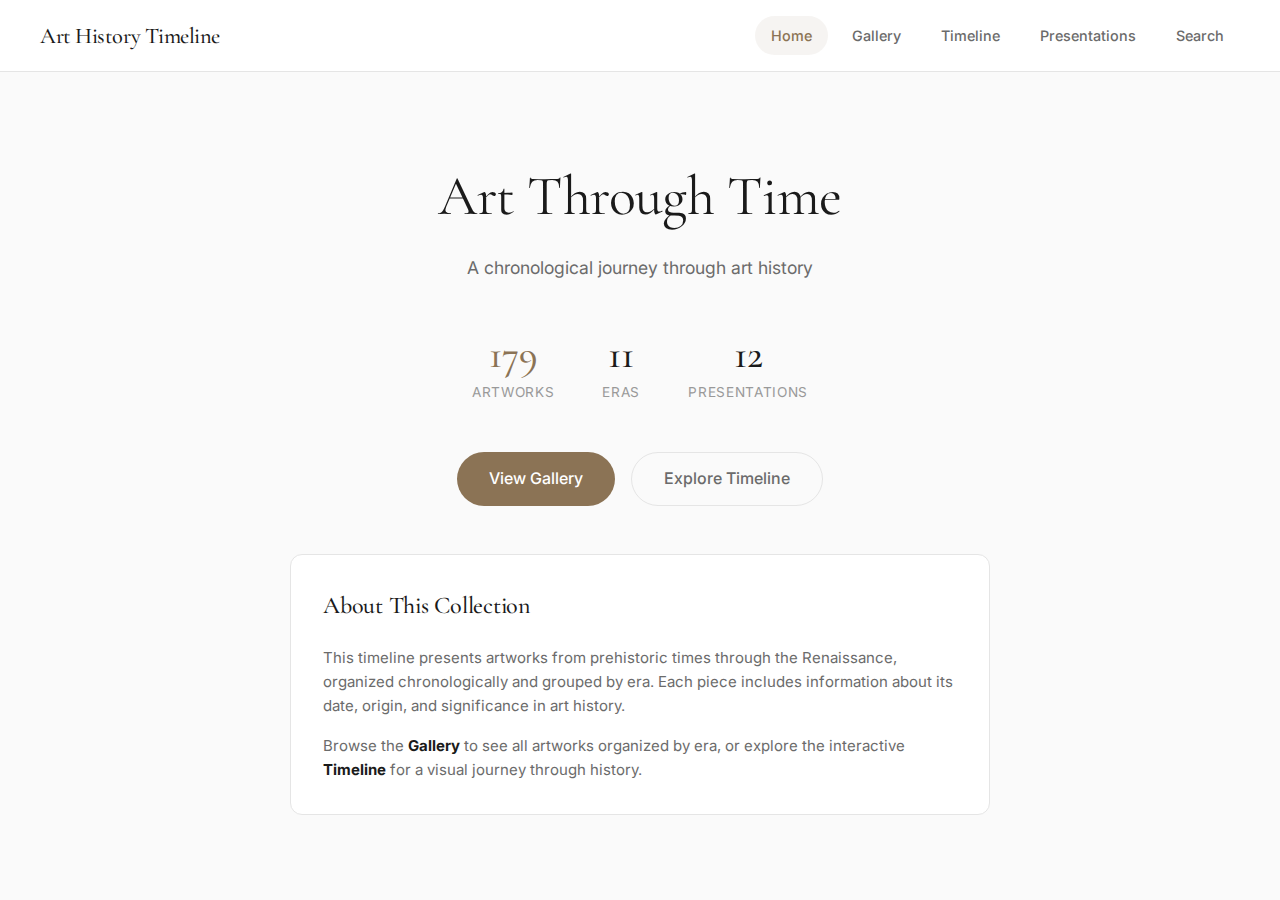
<file: index.html>
<!DOCTYPE html>
<html lang="en">
<head>
    <meta charset="UTF-8">
    <meta name="viewport" content="width=device-width, initial-scale=1.0">
    <title>Art History Timeline</title>
    <link rel="preconnect" href="https://fonts.googleapis.com">
    <link rel="preconnect" href="https://fonts.gstatic.com" crossorigin>
    <link href="https://fonts.googleapis.com/css2?family=Cormorant+Garamond:wght@400;500;600&family=Inter:wght@400;500;600&display=swap" rel="stylesheet">
    <link rel="stylesheet" href="css/style.css">
</head>
<body>
    <nav class="navbar">
        <div class="nav-brand">Art History Timeline</div>
        <div class="nav-links">
            <a href="index.html" class="active">Home</a>
            <a href="gallery.html">Gallery</a>
            <a href="timeline.html">Timeline</a>
            <a href="presentations.html">Presentations</a>
            <a href="search.html">Search</a>
        </div>
    </nav>

    <main class="container">
        <div class="home-page">
            <h1>Art Through Time</h1>
            <p class="subtitle">A chronological journey through art history</p>

            <div class="stats-grid" id="statsGrid">
                <div class="stat-card highlight">
                    <div class="stat-number" id="totalArtworks">-</div>
                    <div class="stat-label">Artworks</div>
                </div>
                <div class="stat-card">
                    <div class="stat-number" id="totalEras">-</div>
                    <div class="stat-label">Eras</div>
                </div>
                <div class="stat-card">
                    <div class="stat-number" id="totalPresentations">12</div>
                    <div class="stat-label">Presentations</div>
                </div>
            </div>

            <div class="action-buttons">
                <a href="gallery.html" class="btn btn-primary btn-large">View Gallery</a>
                <a href="timeline.html" class="btn btn-secondary btn-large">Explore Timeline</a>
            </div>

            <div class="instructions">
                <h2>About This Collection</h2>
                <p style="color: var(--text-secondary); margin-bottom: 1rem;">
                    This timeline presents artworks from prehistoric times through the Renaissance,
                    organized chronologically and grouped by era. Each piece includes information
                    about its date, origin, and significance in art history.
                </p>
                <p style="color: var(--text-secondary);">
                    Browse the <strong>Gallery</strong> to see all artworks organized by era,
                    or explore the interactive <strong>Timeline</strong> for a visual journey through history.
                </p>
            </div>
        </div>
    </main>

    <script src="js/data.js"></script>
    <script>
        // Populate stats from data
        document.getElementById('totalArtworks').textContent = STATS.total_items;
        document.getElementById('totalEras').textContent = Object.keys(STATS.eras).length;
    </script>
</body>
</html>
</file>
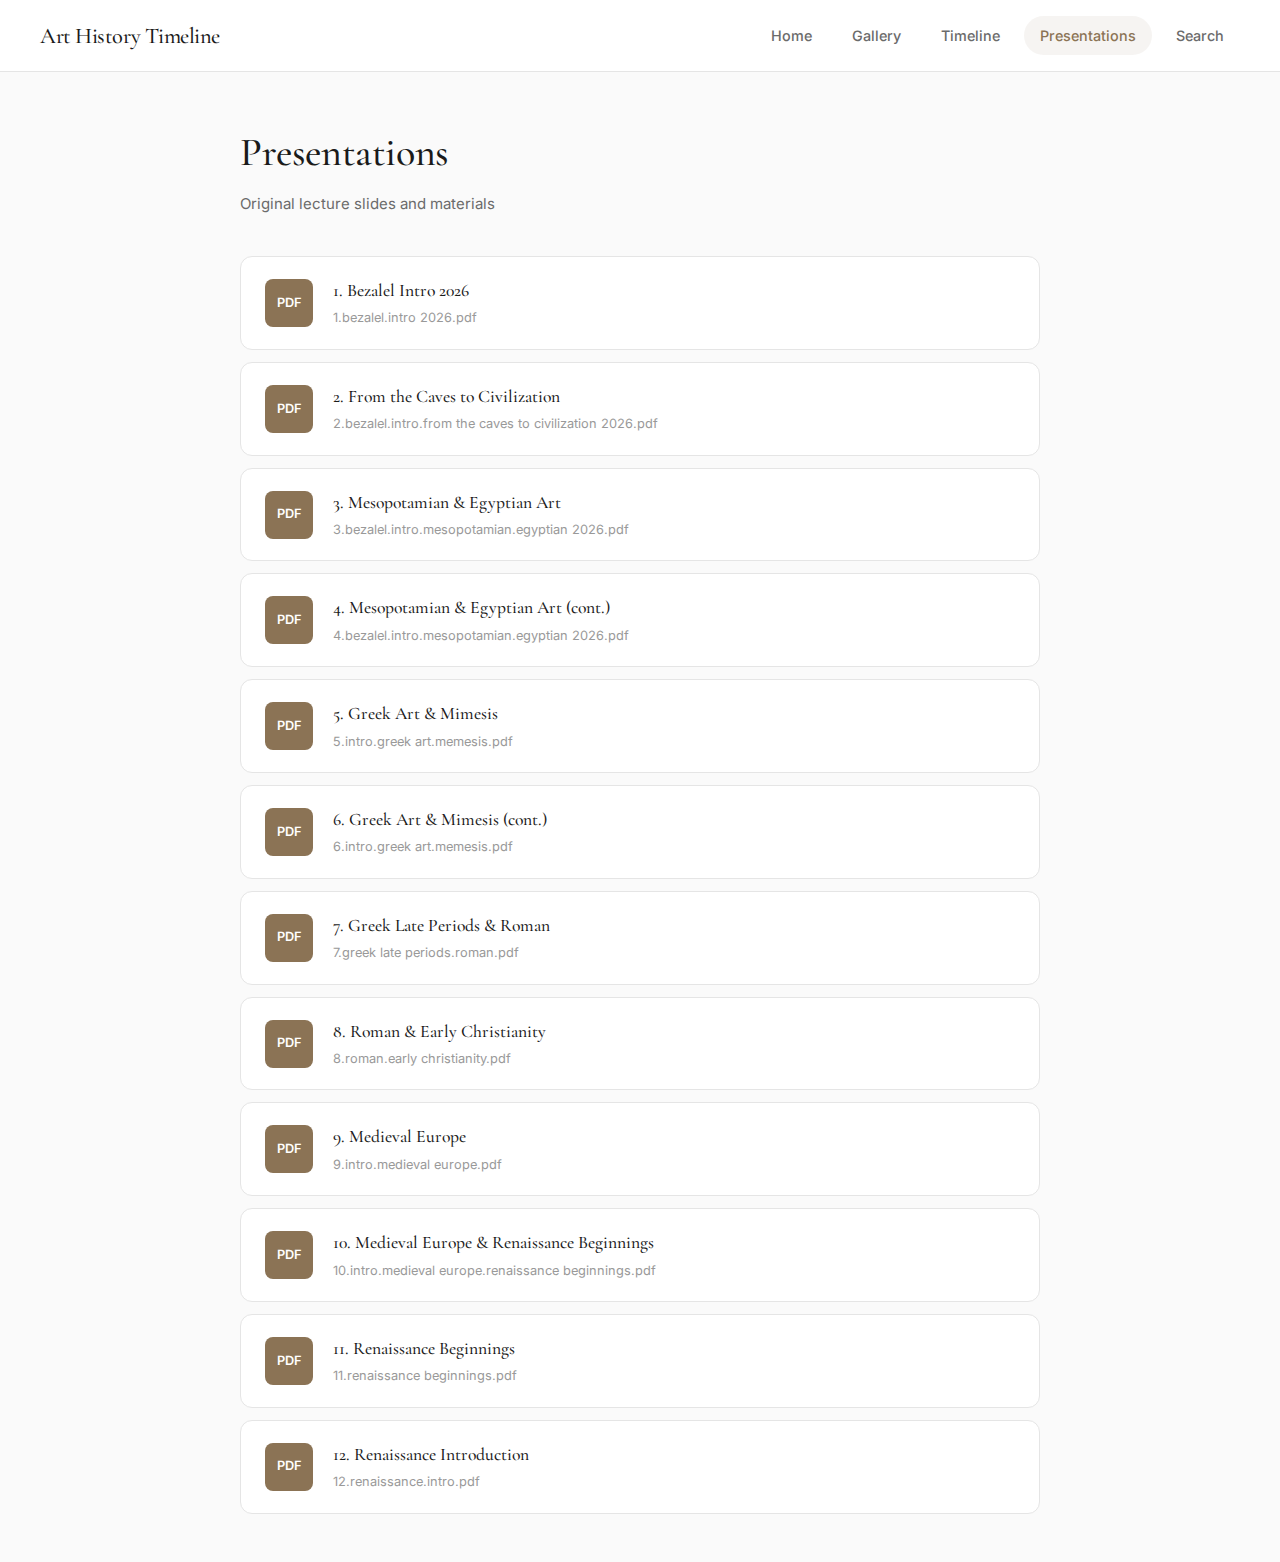
<file: presentations.html>
<!DOCTYPE html>
<html lang="en">
<head>
    <meta charset="UTF-8">
    <meta name="viewport" content="width=device-width, initial-scale=1.0">
    <title>Presentations - Art History Timeline</title>
    <link rel="preconnect" href="https://fonts.googleapis.com">
    <link rel="preconnect" href="https://fonts.gstatic.com" crossorigin>
    <link href="https://fonts.googleapis.com/css2?family=Cormorant+Garamond:wght@400;500;600&family=Inter:wght@400;500;600&display=swap" rel="stylesheet">
    <link rel="stylesheet" href="css/style.css">
</head>
<body>
    <nav class="navbar">
        <div class="nav-brand">Art History Timeline</div>
        <div class="nav-links">
            <a href="index.html">Home</a>
            <a href="gallery.html">Gallery</a>
            <a href="timeline.html">Timeline</a>
            <a href="presentations.html" class="active">Presentations</a>
            <a href="search.html">Search</a>
        </div>
    </nav>

    <main class="container">
        <div class="presentations-page">
            <div class="presentations-header">
                <h1>Presentations</h1>
                <p>Original lecture slides and materials</p>
            </div>

            <div class="presentations-list" id="presentationsList"></div>
        </div>
    </main>

    <script src="js/data.js"></script>
    <script>
        function init() {
            const list = document.getElementById('presentationsList');

            let html = '';
            PRESENTATIONS.forEach((pres, index) => {
                html += `
                    <a href="presentations/${encodeURIComponent(pres.filename)}" target="_blank" class="presentation-card">
                        <div class="presentation-icon">PDF</div>
                        <div class="presentation-info">
                            <div class="presentation-name">${pres.name}</div>
                            <div class="presentation-filename">${pres.filename}</div>
                        </div>
                    </a>
                `;
            });

            list.innerHTML = html;
        }

        init();
    </script>
</body>
</html>
</file>
<file: css/style.css>
/* ========================================
   Modern Art History Timeline - Clean & Sophisticated
   ======================================== */

/* CSS Variables */
:root {
    --bg-primary: #FAFAFA;
    --bg-surface: #FFFFFF;
    --text-primary: #1A1A1A;
    --text-secondary: #6B6B6B;
    --text-muted: #999999;
    --accent: #8B7355;
    --accent-hover: #6D5A44;
    --border: #E5E5E5;
    --border-light: #F0F0F0;
    --success: #5C8A6B;
    --danger: #C45C5C;
    --shadow-sm: 0 1px 3px rgba(0,0,0,0.04);
    --shadow-md: 0 4px 12px rgba(0,0,0,0.06);
    --shadow-lg: 0 8px 24px rgba(0,0,0,0.08);
    --radius-sm: 8px;
    --radius-md: 12px;
    --radius-lg: 16px;
    --radius-full: 9999px;
    --font-serif: 'Cormorant Garamond', Georgia, serif;
    --font-sans: 'Inter', -apple-system, BlinkMacSystemFont, sans-serif;
    --transition: 0.2s ease;
}

/* Base Styles */
* {
    box-sizing: border-box;
    margin: 0;
    padding: 0;
}

body {
    font-family: var(--font-sans);
    background: var(--bg-primary);
    color: var(--text-primary);
    line-height: 1.6;
    font-size: 15px;
}

h1, h2, h3, h4 {
    font-family: var(--font-serif);
    font-weight: 500;
    letter-spacing: -0.01em;
}

/* ========================================
   Navbar
   ======================================== */
.navbar {
    background: var(--bg-surface);
    padding: 1rem 2.5rem;
    display: flex;
    justify-content: space-between;
    align-items: center;
    position: sticky;
    top: 0;
    z-index: 100;
    border-bottom: 1px solid var(--border);
}

.nav-brand {
    font-family: var(--font-serif);
    font-size: 1.4rem;
    font-weight: 500;
    color: var(--text-primary);
    letter-spacing: -0.02em;
}

.nav-links {
    display: flex;
    gap: 0.5rem;
}

.nav-links a {
    color: var(--text-secondary);
    text-decoration: none;
    padding: 0.5rem 1rem;
    border-radius: var(--radius-full);
    font-size: 0.9rem;
    font-weight: 500;
    transition: all var(--transition);
}

.nav-links a:hover {
    color: var(--text-primary);
    background: var(--bg-primary);
}

.nav-links a.active {
    color: var(--accent);
    background: rgba(139, 115, 85, 0.08);
}

/* ========================================
   Container
   ======================================== */
.container {
    max-width: 1300px;
    margin: 0 auto;
    padding: 3rem 2.5rem;
}

/* ========================================
   Buttons
   ======================================== */
.btn {
    padding: 0.6rem 1.25rem;
    border: none;
    border-radius: var(--radius-full);
    cursor: pointer;
    font-size: 0.9rem;
    font-weight: 500;
    font-family: var(--font-sans);
    transition: all var(--transition);
    text-decoration: none;
    display: inline-flex;
    align-items: center;
    justify-content: center;
    gap: 0.5rem;
}

.btn:active {
    transform: scale(0.98);
}

.btn-primary {
    background: var(--accent);
    color: white;
}

.btn-primary:hover {
    background: var(--accent-hover);
}

.btn-secondary {
    background: transparent;
    color: var(--text-secondary);
    border: 1px solid var(--border);
}

.btn-secondary:hover {
    border-color: var(--text-secondary);
    color: var(--text-primary);
}

.btn-danger {
    background: transparent;
    color: var(--danger);
    border: 1px solid var(--danger);
}

.btn-danger:hover {
    background: var(--danger);
    color: white;
}

.btn-small {
    padding: 0.4rem 0.9rem;
    font-size: 0.8rem;
}

.btn-large {
    padding: 0.85rem 2rem;
    font-size: 1rem;
}

.btn:disabled {
    opacity: 0.4;
    cursor: not-allowed;
}

/* ========================================
   Home Page
   ======================================== */
.home-page {
    text-align: center;
    max-width: 700px;
    margin: 2rem auto;
}

.home-page h1 {
    font-size: 3.5rem;
    margin-bottom: 0.75rem;
    color: var(--text-primary);
    font-weight: 400;
}

.subtitle {
    color: var(--text-secondary);
    margin-bottom: 3rem;
    font-size: 1.1rem;
}

.stats-grid {
    display: flex;
    justify-content: center;
    gap: 3rem;
    margin-bottom: 3rem;
}

.stat-card {
    text-align: center;
}

.stat-card.highlight .stat-number {
    color: var(--accent);
}

.stat-number {
    font-family: var(--font-serif);
    font-size: 2.5rem;
    font-weight: 500;
    color: var(--text-primary);
    line-height: 1.2;
}

.stat-label {
    font-size: 0.85rem;
    color: var(--text-muted);
    text-transform: uppercase;
    letter-spacing: 0.05em;
    margin-top: 0.25rem;
}

.progress-section {
    background: var(--bg-surface);
    padding: 1.5rem 2rem;
    border-radius: var(--radius-md);
    margin-bottom: 2.5rem;
    border: 1px solid var(--border);
}

.progress-label {
    display: flex;
    justify-content: space-between;
    margin-bottom: 0.75rem;
    font-size: 0.9rem;
    color: var(--text-secondary);
}

.progress-bar {
    height: 6px;
    background: var(--border-light);
    border-radius: var(--radius-full);
    overflow: hidden;
}

.progress-bar.small {
    height: 4px;
}

.progress-fill {
    height: 100%;
    background: var(--accent);
    border-radius: var(--radius-full);
    transition: width 0.4s ease;
}

.action-buttons {
    display: flex;
    gap: 1rem;
    justify-content: center;
    margin-bottom: 3rem;
}

.instructions {
    background: var(--bg-surface);
    padding: 2rem;
    border-radius: var(--radius-md);
    text-align: left;
    border: 1px solid var(--border);
}

.instructions h2 {
    margin-bottom: 1.25rem;
    font-size: 1.5rem;
}

.instructions ol {
    padding-left: 1.25rem;
    color: var(--text-secondary);
}

.instructions li {
    margin-bottom: 0.75rem;
}

.instructions strong {
    color: var(--text-primary);
}

/* ========================================
   Matcher Page
   ======================================== */
.matcher-page {
    height: calc(100vh - 140px);
    display: flex;
    flex-direction: column;
}

.matcher-header {
    display: flex;
    justify-content: space-between;
    align-items: center;
    padding: 1rem 1.5rem;
    background: var(--bg-surface);
    border-radius: var(--radius-md);
    margin-bottom: 1rem;
    border: 1px solid var(--border);
}

.progress-info {
    display: flex;
    align-items: center;
    gap: 1rem;
    font-size: 0.9rem;
    color: var(--text-secondary);
}

.progress-info .progress-bar {
    width: 180px;
}

.page-navigation {
    display: flex;
    align-items: center;
    gap: 0.5rem;
}

.page-indicator {
    margin: 0 0.75rem;
    font-size: 0.9rem;
    color: var(--text-secondary);
}

.page-select {
    padding: 0.4rem 0.75rem;
    border-radius: var(--radius-sm);
    border: 1px solid var(--border);
    font-size: 0.85rem;
    font-family: var(--font-sans);
    background: var(--bg-surface);
    cursor: pointer;
}

.page-info {
    padding: 0.6rem 1rem;
    background: var(--bg-surface);
    border: 1px solid var(--border);
    border-radius: var(--radius-sm);
    margin-bottom: 1rem;
    font-size: 0.9rem;
    color: var(--text-secondary);
}

.matcher-content {
    display: grid;
    grid-template-columns: 1fr 1fr;
    gap: 1rem;
    flex: 1;
    min-height: 0;
}

.images-panel,
.text-panel {
    background: var(--bg-surface);
    border-radius: var(--radius-md);
    padding: 1.25rem;
    overflow-y: auto;
    border: 1px solid var(--border);
}

.images-panel h3,
.text-panel h3 {
    margin-bottom: 1rem;
    padding-bottom: 0.75rem;
    border-bottom: 1px solid var(--border-light);
    font-size: 1.1rem;
    font-weight: 500;
}

.image-grid {
    display: grid;
    grid-template-columns: repeat(auto-fill, minmax(140px, 1fr));
    gap: 0.75rem;
}

.image-card {
    position: relative;
    border: 2px solid var(--border);
    border-radius: var(--radius-sm);
    overflow: hidden;
    cursor: pointer;
    transition: all var(--transition);
}

.image-card:hover {
    border-color: var(--accent);
}

.image-card:hover img {
    transform: scale(1.03);
}

.image-card.selected {
    border-color: var(--accent);
    box-shadow: 0 0 0 2px rgba(139, 115, 85, 0.2);
}

.image-card.matched {
    border-color: var(--success);
}

.image-card img {
    width: 100%;
    height: 130px;
    object-fit: cover;
    transition: transform var(--transition);
}

.matched-badge {
    position: absolute;
    top: 6px;
    right: 6px;
    background: var(--success);
    color: white;
    width: 22px;
    height: 22px;
    border-radius: 50%;
    display: flex;
    align-items: center;
    justify-content: center;
    font-size: 0.75rem;
}

.text-content {
    max-height: 280px;
    overflow-y: auto;
    margin-bottom: 1rem;
    padding: 1rem;
    background: var(--bg-primary);
    border-radius: var(--radius-sm);
}

.artwork-block {
    padding: 0.75rem 1rem;
    margin-bottom: 0.5rem;
    background: var(--bg-surface);
    border: 1px solid var(--border);
    border-radius: var(--radius-sm);
    cursor: pointer;
    transition: all var(--transition);
    font-size: 0.9rem;
}

.artwork-block:hover {
    border-color: var(--accent);
}

.artwork-block.selected {
    border-color: var(--accent);
    background: rgba(139, 115, 85, 0.05);
}

.raw-text {
    white-space: pre-wrap;
    font-size: 0.9rem;
    color: var(--text-secondary);
}

.mapping-form {
    background: var(--bg-primary);
    padding: 1.25rem;
    border-radius: var(--radius-sm);
}

.mapping-form h3 {
    border: none;
    padding: 0;
    margin-bottom: 1rem;
    font-size: 1rem;
}

.form-group {
    margin-bottom: 1rem;
}

.form-group label {
    display: block;
    margin-bottom: 0.4rem;
    font-weight: 500;
    font-size: 0.85rem;
    color: var(--text-secondary);
}

.form-group input,
.form-group textarea,
.form-group select {
    width: 100%;
    padding: 0.6rem 0.9rem;
    border: 1px solid var(--border);
    border-radius: var(--radius-sm);
    font-size: 0.9rem;
    font-family: var(--font-sans);
    background: var(--bg-surface);
    transition: border-color var(--transition);
}

.form-group input:focus,
.form-group textarea:focus,
.form-group select:focus {
    outline: none;
    border-color: var(--accent);
}

.form-group small {
    color: var(--text-muted);
    font-size: 0.75rem;
    margin-top: 0.3rem;
    display: block;
}

.auto-label {
    color: var(--text-muted);
    font-weight: 400;
    font-size: 0.75rem;
}

.form-row {
    display: grid;
    grid-template-columns: 1fr 1fr;
    gap: 1rem;
}

.form-actions {
    display: flex;
    gap: 0.5rem;
    flex-wrap: wrap;
}

/* ========================================
   Gallery Page
   ======================================== */
.gallery-page {
    padding-bottom: 3rem;
}

.gallery-header {
    margin-bottom: 2.5rem;
}

.gallery-header h1 {
    margin-bottom: 0.5rem;
    font-size: 2.5rem;
}

.gallery-header p {
    color: var(--text-secondary);
}

.filter-controls {
    margin-top: 1.5rem;
}

.filter-controls label {
    font-size: 0.9rem;
    color: var(--text-secondary);
    margin-right: 0.75rem;
}

.filter-controls select {
    padding: 0.5rem 1rem;
    border-radius: var(--radius-full);
    border: 1px solid var(--border);
    font-size: 0.9rem;
    font-family: var(--font-sans);
    background: var(--bg-surface);
    cursor: pointer;
}

.era-section {
    margin-bottom: 3rem;
}

.era-title {
    font-family: var(--font-serif);
    font-size: 1.3rem;
    font-weight: 500;
    padding: 0.5rem 0;
    margin-bottom: 1.25rem;
    border-bottom: 1px solid var(--border);
    color: var(--text-primary);
}

.gallery-grid {
    display: grid;
    grid-template-columns: repeat(auto-fill, minmax(220px, 1fr));
    gap: 1.5rem;
}

.gallery-card {
    background: var(--bg-surface);
    border-radius: var(--radius-md);
    overflow: hidden;
    border: 1px solid var(--border);
    cursor: pointer;
    transition: all var(--transition);
}

.gallery-card:hover {
    transform: translateY(-4px);
    box-shadow: var(--shadow-lg);
    border-color: transparent;
}

.gallery-card:hover .card-image img {
    transform: scale(1.05);
}

.card-image {
    height: 200px;
    overflow: hidden;
    background: var(--bg-primary);
}

.card-image img {
    width: 100%;
    height: 100%;
    object-fit: cover;
    transition: transform 0.3s ease;
}

.card-info {
    padding: 1rem 1.25rem;
}

.card-title {
    font-family: var(--font-serif);
    font-weight: 500;
    font-size: 1rem;
    margin-bottom: 0.25rem;
    overflow: hidden;
    text-overflow: ellipsis;
    white-space: nowrap;
}

.card-date {
    color: var(--text-muted);
    font-size: 0.85rem;
}

.empty-state {
    text-align: center;
    padding: 5rem 2rem;
    background: var(--bg-surface);
    border-radius: var(--radius-md);
    border: 1px solid var(--border);
}

.empty-state h2 {
    margin-bottom: 0.75rem;
    font-size: 1.5rem;
}

.empty-state p {
    color: var(--text-secondary);
}

.empty-state a {
    color: var(--accent);
}

/* Hidden Section */
.hidden-section {
    margin-top: 4rem;
    padding-top: 2rem;
    border-top: 1px dashed var(--border);
}

.hidden-title {
    cursor: pointer;
    color: var(--text-muted);
    font-family: var(--font-sans);
    font-size: 0.9rem;
    font-weight: 500;
    padding: 0.5rem 0;
    display: flex;
    align-items: center;
    gap: 0.5rem;
    transition: color var(--transition);
}

.hidden-title:hover {
    color: var(--text-secondary);
}

.toggle-icon {
    font-size: 0.7rem;
}

.hidden-grid {
    display: grid;
    grid-template-columns: repeat(auto-fill, minmax(160px, 1fr));
    gap: 1rem;
    margin-top: 1rem;
}

.hidden-card {
    opacity: 0.5;
    transition: opacity var(--transition);
}

.hidden-card:hover {
    opacity: 1;
}

/* Modal Actions */
.modal-actions,
.panel-actions {
    margin-top: 1.5rem;
    padding-top: 1rem;
    border-top: 1px solid var(--border-light);
    display: flex;
    gap: 0.5rem;
    flex-wrap: wrap;
}

/* ========================================
   Presentations Page
   ======================================== */
.presentations-page {
    max-width: 800px;
    margin: 0 auto;
}

.presentations-header {
    margin-bottom: 2.5rem;
}

.presentations-header h1 {
    margin-bottom: 0.5rem;
    font-size: 2.5rem;
}

.presentations-header p {
    color: var(--text-secondary);
}

.presentations-list {
    display: flex;
    flex-direction: column;
    gap: 0.75rem;
}

.presentation-card {
    display: flex;
    align-items: center;
    gap: 1.25rem;
    padding: 1.25rem 1.5rem;
    background: var(--bg-surface);
    border-radius: var(--radius-md);
    text-decoration: none;
    color: inherit;
    border: 1px solid var(--border);
    transition: all var(--transition);
}

.presentation-card:hover {
    border-color: var(--accent);
    box-shadow: var(--shadow-md);
}

.presentation-icon {
    width: 48px;
    height: 48px;
    background: var(--accent);
    color: white;
    border-radius: var(--radius-sm);
    display: flex;
    align-items: center;
    justify-content: center;
    font-weight: 600;
    font-size: 0.8rem;
    flex-shrink: 0;
}

.presentation-info {
    flex: 1;
    min-width: 0;
}

.presentation-name {
    font-family: var(--font-serif);
    font-weight: 500;
    font-size: 1.1rem;
    margin-bottom: 0.2rem;
    white-space: nowrap;
    overflow: hidden;
    text-overflow: ellipsis;
}

.presentation-filename {
    color: var(--text-muted);
    font-size: 0.8rem;
}

/* ========================================
   Search Page
   ======================================== */
.search-page {
    max-width: 900px;
    margin: 0 auto;
}

.search-header {
    text-align: center;
    margin-bottom: 2.5rem;
}

.search-header h1 {
    margin-bottom: 0.5rem;
    font-size: 2.5rem;
}

.search-header p {
    color: var(--text-secondary);
}

.index-status {
    background: var(--bg-surface);
    padding: 1rem 1.25rem;
    border-radius: var(--radius-md);
    margin-bottom: 2rem;
    display: flex;
    align-items: center;
    gap: 1rem;
    flex-wrap: wrap;
    border: 1px solid var(--border);
    font-size: 0.9rem;
}

.status-label {
    font-weight: 500;
    color: var(--text-secondary);
}

.status-ok {
    color: var(--success);
}

.status-warning {
    color: #D4A574;
}

.status-info {
    color: var(--text-muted);
}

.search-mode {
    display: flex;
    gap: 1rem;
    justify-content: center;
    margin-bottom: 2rem;
}

.search-mode label {
    display: flex;
    flex-direction: column;
    align-items: center;
    padding: 1.25rem 2rem;
    background: var(--bg-surface);
    border-radius: var(--radius-md);
    cursor: pointer;
    transition: all var(--transition);
    border: 1px solid var(--border);
}

.search-mode label:hover {
    border-color: var(--accent);
}

.search-mode label.disabled {
    opacity: 0.4;
    cursor: not-allowed;
}

.search-mode input[type="radio"] {
    margin-bottom: 0.5rem;
    accent-color: var(--accent);
}

.search-mode span {
    font-weight: 500;
    font-size: 0.95rem;
}

.search-mode small {
    color: var(--text-muted);
    font-size: 0.8rem;
    margin-top: 0.25rem;
}

.upload-area {
    background: var(--bg-surface);
    border: 2px dashed var(--border);
    border-radius: var(--radius-lg);
    padding: 4rem 2rem;
    text-align: center;
    transition: all var(--transition);
    margin-bottom: 2rem;
}

.upload-area.drag-over {
    border-color: var(--accent);
    background: rgba(139, 115, 85, 0.03);
}

.upload-content {
    display: flex;
    flex-direction: column;
    align-items: center;
    gap: 0.75rem;
}

.upload-icon {
    font-size: 2.5rem;
    margin-bottom: 0.5rem;
    opacity: 0.6;
}

.upload-content p {
    color: var(--text-secondary);
}

.upload-or {
    color: var(--text-muted);
    font-size: 0.85rem;
}

.upload-preview {
    display: flex;
    flex-direction: column;
    align-items: center;
    gap: 1.25rem;
}

.upload-preview img {
    max-width: 280px;
    max-height: 280px;
    border-radius: var(--radius-md);
    box-shadow: var(--shadow-md);
}

.search-loading {
    text-align: center;
    padding: 3rem;
}

.spinner {
    width: 36px;
    height: 36px;
    border: 3px solid var(--border-light);
    border-top: 3px solid var(--accent);
    border-radius: 50%;
    animation: spin 0.8s linear infinite;
    margin: 0 auto 1rem;
}

@keyframes spin {
    0% { transform: rotate(0deg); }
    100% { transform: rotate(360deg); }
}

.search-loading p {
    color: var(--text-secondary);
}

.search-results h2 {
    margin-bottom: 1.25rem;
    font-size: 1.5rem;
}

.results-grid {
    display: grid;
    grid-template-columns: repeat(auto-fill, minmax(200px, 1fr));
    gap: 1.25rem;
}

.result-card {
    background: var(--bg-surface);
    border-radius: var(--radius-md);
    overflow: hidden;
    cursor: pointer;
    transition: all var(--transition);
    border: 1px solid var(--border);
}

.result-card:hover {
    transform: translateY(-4px);
    box-shadow: var(--shadow-lg);
    border-color: transparent;
}

.result-image {
    position: relative;
    height: 160px;
    overflow: hidden;
    background: var(--bg-primary);
}

.result-image img {
    width: 100%;
    height: 100%;
    object-fit: cover;
}

.similarity-score {
    position: absolute;
    top: 10px;
    right: 10px;
    padding: 0.3rem 0.6rem;
    border-radius: var(--radius-full);
    font-size: 0.75rem;
    font-weight: 600;
    color: white;
}

.similarity-score.high {
    background: var(--success);
}

.similarity-score.medium {
    background: #D4A574;
}

.similarity-score.low {
    background: var(--text-muted);
}

.result-info {
    padding: 1rem;
}

.result-title {
    font-family: var(--font-serif);
    font-weight: 500;
    font-size: 0.95rem;
    white-space: nowrap;
    overflow: hidden;
    text-overflow: ellipsis;
}

.result-date {
    color: var(--text-muted);
    font-size: 0.8rem;
    margin-top: 0.2rem;
}

.no-results {
    grid-column: 1 / -1;
    text-align: center;
    color: var(--text-muted);
    padding: 3rem;
}

.similarity-badge {
    display: inline-block;
    padding: 0.3rem 0.75rem;
    background: var(--accent);
    color: white;
    border-radius: var(--radius-full);
    font-size: 0.85rem;
    margin-top: 0.75rem;
}

/* ========================================
   Modal
   ======================================== */
.modal {
    display: none;
    position: fixed;
    top: 0;
    left: 0;
    right: 0;
    bottom: 0;
    background: rgba(0,0,0,0.75);
    z-index: 1000;
    align-items: center;
    justify-content: center;
    backdrop-filter: blur(4px);
}

.modal.active {
    display: flex;
}

.modal-content {
    background: var(--bg-surface);
    border-radius: var(--radius-lg);
    max-width: 700px;
    max-height: 85vh;
    overflow: auto;
    position: relative;
    margin: 1rem;
}

.modal-close {
    position: absolute;
    top: 1rem;
    right: 1rem;
    background: var(--bg-surface);
    border: 1px solid var(--border);
    font-size: 1.25rem;
    cursor: pointer;
    width: 36px;
    height: 36px;
    border-radius: 50%;
    z-index: 10;
    display: flex;
    align-items: center;
    justify-content: center;
    transition: all var(--transition);
}

.modal-close:hover {
    background: var(--bg-primary);
}

.modal-content > img {
    width: 100%;
    max-height: 55vh;
    object-fit: contain;
    background: var(--bg-primary);
}

.modal-info {
    padding: 1.75rem;
}

.modal-info h2 {
    margin-bottom: 0.5rem;
    font-size: 1.5rem;
}

.modal-info p {
    color: var(--text-secondary);
    margin-bottom: 0.25rem;
}

.era-badge {
    display: inline-block;
    padding: 0.3rem 0.75rem;
    background: var(--text-primary);
    color: white;
    border-radius: var(--radius-full);
    font-size: 0.8rem;
    font-family: var(--font-sans);
    margin-top: 0.75rem;
}

.source-info {
    color: var(--text-muted);
    font-size: 0.85rem;
    font-style: italic;
    margin-top: 1rem;
    padding-top: 0.75rem;
    border-top: 1px solid var(--border-light);
}

/* ========================================
   Timeline Page
   ======================================== */
.timeline-page {
    min-height: calc(100vh - 140px);
}

.timeline-header {
    margin-bottom: 1.5rem;
}

.timeline-header h1 {
    margin-bottom: 0.25rem;
    font-size: 2.5rem;
}

.timeline-header p {
    color: var(--text-secondary);
}

.timeline-controls {
    display: flex;
    align-items: center;
    gap: 0.5rem;
    margin-top: 1.25rem;
}

.zoom-level {
    margin-left: 1rem;
    color: var(--text-muted);
    font-size: 0.85rem;
}

.timeline-container {
    overflow-x: auto;
    overflow-y: hidden;
    background: var(--bg-surface);
    border-radius: var(--radius-md);
    padding: 1.5rem;
    border: 1px solid var(--border);
}

.timeline-track {
    position: relative;
    min-height: 400px;
}

.era-markers {
    position: absolute;
    top: 0;
    left: 0;
    right: 0;
    height: 100%;
    pointer-events: none;
}

.era-marker {
    position: absolute;
    top: 0;
    height: 100%;
    display: flex;
    align-items: flex-start;
    padding-top: 10px;
}

.era-label {
    background: rgba(26,26,26,0.7);
    color: white;
    padding: 0.25rem 0.6rem;
    border-radius: var(--radius-full);
    font-size: 0.7rem;
    white-space: nowrap;
    font-family: var(--font-sans);
}

.timeline-line {
    position: absolute;
    top: 50px;
    left: 0;
    right: 0;
    height: 2px;
    background: var(--border);
}

.timeline-items {
    position: relative;
}

.timeline-item {
    position: absolute;
    transform: translateX(-50%);
    cursor: pointer;
}

.item-dot {
    width: 10px;
    height: 10px;
    background: var(--accent);
    border-radius: 50%;
    margin: 0 auto 8px;
    border: 2px solid var(--bg-surface);
    box-shadow: 0 0 0 2px var(--accent);
}

.item-card {
    width: 110px;
    background: var(--bg-surface);
    border-radius: var(--radius-sm);
    overflow: hidden;
    border: 1px solid var(--border);
    transition: all var(--transition);
}

.timeline-item:hover .item-card {
    transform: scale(1.08);
    box-shadow: var(--shadow-lg);
    border-color: transparent;
}

.item-card img {
    width: 100%;
    height: 75px;
    object-fit: cover;
}

.item-title {
    padding: 0.4rem 0.5rem 0.2rem;
    font-family: var(--font-serif);
    font-size: 0.7rem;
    font-weight: 500;
    overflow: hidden;
    text-overflow: ellipsis;
    white-space: nowrap;
}

.item-date {
    padding: 0 0.5rem 0.4rem;
    font-size: 0.65rem;
    color: var(--text-muted);
}

/* ========================================
   Detail Panel
   ======================================== */
.detail-panel {
    position: fixed;
    top: 0;
    right: -420px;
    width: 420px;
    height: 100vh;
    background: var(--bg-surface);
    box-shadow: -8px 0 30px rgba(0,0,0,0.1);
    z-index: 200;
    transition: right 0.3s ease;
    overflow-y: auto;
}

.detail-panel.active {
    right: 0;
}

.panel-close {
    position: absolute;
    top: 1rem;
    right: 1rem;
    background: var(--bg-surface);
    border: 1px solid var(--border);
    font-size: 1.25rem;
    cursor: pointer;
    z-index: 10;
    width: 36px;
    height: 36px;
    border-radius: 50%;
    display: flex;
    align-items: center;
    justify-content: center;
}

.detail-panel > img {
    width: 100%;
    max-height: 280px;
    object-fit: contain;
    background: var(--bg-primary);
}

.panel-info {
    padding: 1.75rem;
}

.panel-info h2 {
    margin-bottom: 0.5rem;
    font-size: 1.4rem;
}

.date-badge {
    display: inline-block;
    padding: 0.3rem 0.75rem;
    background: var(--accent);
    color: white;
    border-radius: var(--radius-full);
    font-size: 0.85rem;
}

/* ========================================
   Responsive
   ======================================== */
@media (max-width: 768px) {
    .container {
        padding: 2rem 1.5rem;
    }

    .navbar {
        padding: 1rem 1.5rem;
    }

    .nav-links {
        gap: 0.25rem;
    }

    .nav-links a {
        padding: 0.4rem 0.75rem;
        font-size: 0.8rem;
    }

    .home-page h1 {
        font-size: 2.5rem;
    }

    .stats-grid {
        gap: 2rem;
    }

    .stat-number {
        font-size: 2rem;
    }

    .matcher-content {
        grid-template-columns: 1fr;
    }

    .form-row {
        grid-template-columns: 1fr;
    }

    .gallery-grid {
        grid-template-columns: repeat(2, 1fr);
        gap: 1rem;
    }

    .detail-panel {
        width: 100%;
        right: -100%;
    }

    .search-mode {
        flex-direction: column;
        align-items: center;
    }
}
</file>
